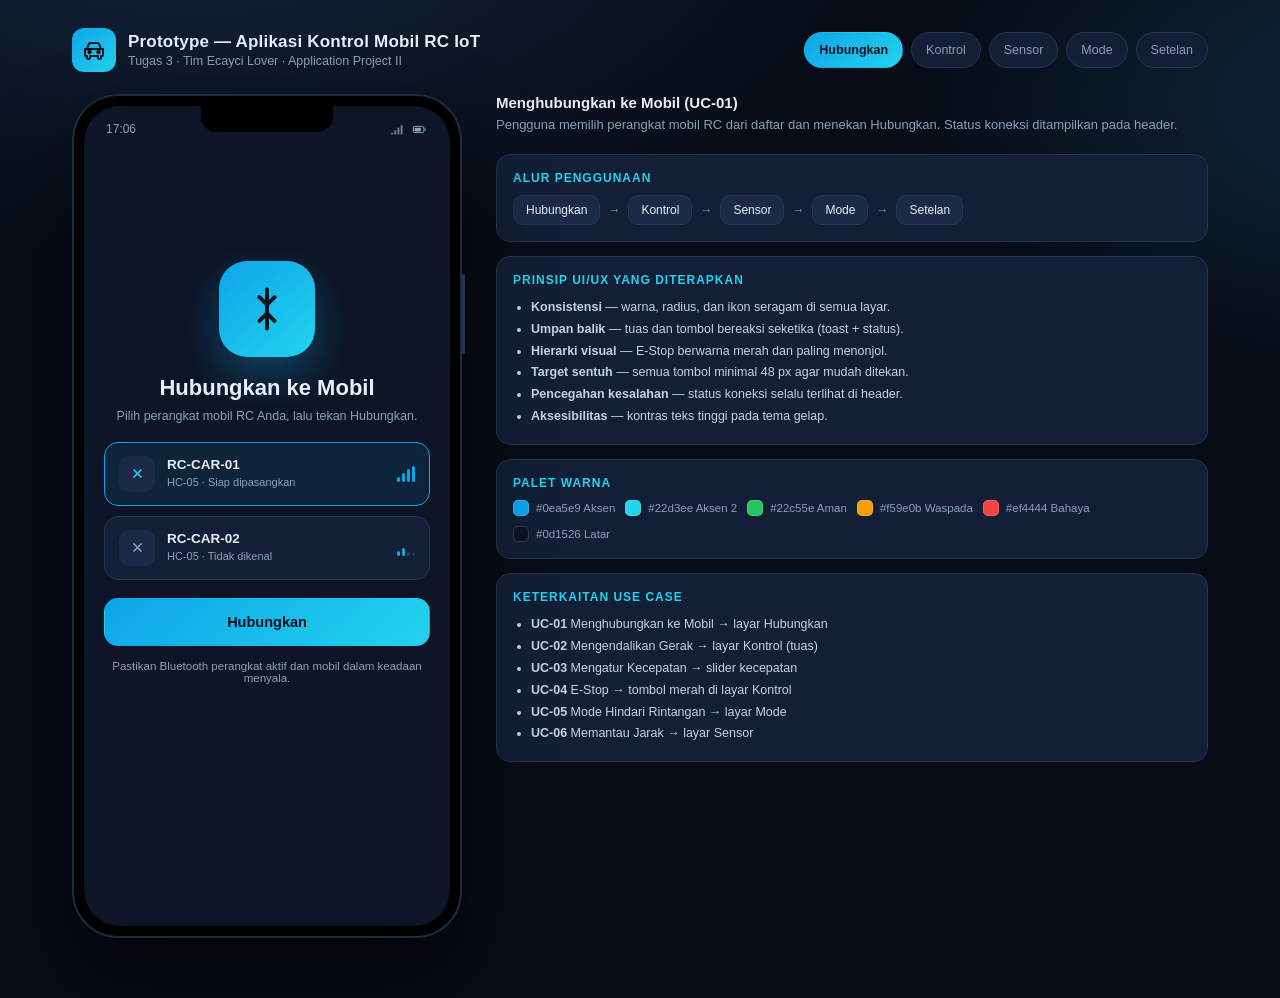
<file: docs/tugas-3-prototype/index.html>
<!DOCTYPE html>
<html lang="id">
<head>
<meta charset="utf-8">
<meta name="viewport" content="width=device-width, initial-scale=1">
<title>Prototype — Aplikasi Kontrol Mobil RC IoT</title>
<style>
  /* ===================== Design tokens ===================== */
  :root{
    --bg:#070c16;
    --panel:#0d1526;
    --surface:#131f36;
    --surface-2:#1b2b47;
    --line:#24354f;
    --accent:#0ea5e9;
    --accent-2:#22d3ee;
    --success:#22c55e;
    --warn:#f59e0b;
    --danger:#ef4444;
    --text:#e8eef7;
    --muted:#8aa0b8;
    --radius:16px;
    --tap:48px;
  }

  *{box-sizing:border-box;-webkit-tap-highlight-color:transparent}
  html,body{margin:0}
  body{
    font-family:"Segoe UI",Inter,-apple-system,Helvetica,Arial,sans-serif;
    background:
      radial-gradient(1200px 600px at 15% -10%, #14243d 0%, transparent 60%),
      radial-gradient(900px 500px at 110% 10%, #10293f 0%, transparent 55%),
      var(--bg);
    color:var(--text);
    min-height:100vh;
  }

  /* ===================== Page chrome ===================== */
  .wrap{max-width:1180px;margin:0 auto;padding:28px 22px 60px}
  .topbar{display:flex;flex-wrap:wrap;gap:14px;align-items:center;justify-content:space-between;margin-bottom:22px}
  .brand{display:flex;align-items:center;gap:12px}
  .brand .logo{
    width:44px;height:44px;border-radius:12px;display:grid;place-items:center;
    background:linear-gradient(140deg,var(--accent),var(--accent-2));color:#04121d;
  }
  .brand h1{margin:0;font-size:17px;letter-spacing:.2px}
  .brand p{margin:2px 0 0;font-size:12.5px;color:var(--muted)}
  .chips{display:flex;flex-wrap:wrap;gap:8px}
  .chip{
    border:1px solid var(--line);background:var(--surface);color:var(--muted);
    padding:8px 14px;border-radius:999px;font-size:12.5px;cursor:pointer;
    transition:.18s;min-height:36px;
  }
  .chip:hover{border-color:var(--accent);color:var(--text)}
  .chip.on{background:linear-gradient(140deg,var(--accent),var(--accent-2));border-color:transparent;color:#04121d;font-weight:700}

  .stage{display:grid;grid-template-columns:390px 1fr;gap:34px;align-items:start}
  @media (max-width:900px){ .stage{grid-template-columns:1fr;justify-items:center} }

  /* ===================== Phone frame ===================== */
  .phone{
    position:relative;width:390px;height:844px;flex:none;
    background:#000;border-radius:46px;padding:12px;
    box-shadow:0 40px 80px rgba(0,0,0,.6), 0 0 0 2px #1e2c42 inset;
  }
  .phone::after{ /* side button */
    content:"";position:absolute;right:-3px;top:180px;width:3px;height:80px;
    background:#26364f;border-radius:3px;
  }
  .screen{
    position:relative;width:100%;height:100%;border-radius:36px;overflow:hidden;
    background:var(--panel);display:flex;flex-direction:column;
  }
  .notch{
    position:absolute;top:12px;left:50%;transform:translateX(-50%);
    width:132px;height:26px;background:#000;border-radius:0 0 16px 16px;z-index:40;
  }
  .statusbar{
    height:46px;flex:none;display:flex;align-items:center;justify-content:space-between;
    padding:0 22px;font-size:12px;color:var(--muted);z-index:30;
  }
  .statusbar .right{display:flex;gap:6px;align-items:center}

  /* Persistent connection strip below the status bar. */
  .connbar{
    flex:none;display:flex;align-items:center;gap:10px;
    padding:6px 20px 10px;border-bottom:1px solid var(--line);
  }
  .connbar .small{overflow:hidden;text-overflow:ellipsis;white-space:nowrap}

  .viewport{flex:1;overflow-y:auto;overflow-x:hidden;padding:6px 20px 18px;scrollbar-width:thin}
  .viewport::-webkit-scrollbar{width:6px}
  .viewport::-webkit-scrollbar-thumb{background:#243550;border-radius:3px}

  .scr{display:none;animation:fade .22s ease}
  .scr.active{display:block}
  @keyframes fade{from{opacity:0;transform:translateY(6px)}to{opacity:1;transform:none}}

  /* ===================== Tab bar ===================== */
  .tabbar{
    flex:none;display:grid;grid-template-columns:repeat(4,1fr);
    background:rgba(10,18,32,.92);border-top:1px solid var(--line);
    padding:8px 6px 12px;backdrop-filter:blur(8px);
  }
  .tab{
    background:none;border:0;color:var(--muted);font:inherit;font-size:10.5px;
    display:flex;flex-direction:column;align-items:center;gap:4px;cursor:pointer;
    padding:6px 0;min-height:var(--tap);border-radius:10px;transition:.16s;
  }
  .tab svg{width:22px;height:22px}
  .tab:hover{color:var(--text)}
  .tab.on{color:var(--accent-2)}
  .tabbar.hidden{display:none}

  /* ===================== Common bits ===================== */
  h2.title{font-size:19px;margin:8px 0 4px;letter-spacing:.2px}
  .lead{font-size:12.5px;color:var(--muted);margin:0 0 16px;line-height:1.5}
  .card{
    background:var(--surface);border:1px solid var(--line);border-radius:var(--radius);
    padding:15px;margin-bottom:14px;
  }
  .row{display:flex;align-items:center;justify-content:space-between;gap:12px}
  .muted{color:var(--muted)}
  .small{font-size:11.5px}
  .kpi{font-size:30px;font-weight:700;letter-spacing:-.5px}
  .pill{
    display:inline-flex;align-items:center;gap:6px;font-size:11px;font-weight:700;
    padding:5px 11px;border-radius:999px;border:1px solid var(--line);color:var(--muted);
  }
  .pill.ok{background:rgba(34,197,94,.14);border-color:rgba(34,197,94,.4);color:#7ee2a2}
  .pill.off{background:rgba(138,160,184,.12);color:var(--muted)}
  .pill.warn{background:rgba(245,158,11,.14);border-color:rgba(245,158,11,.4);color:#f7c46c}
  .dot{width:7px;height:7px;border-radius:50%;background:currentColor;box-shadow:0 0 8px currentColor}

  .btn{
    width:100%;min-height:var(--tap);border-radius:14px;border:1px solid var(--line);
    background:var(--surface-2);color:var(--text);font:inherit;font-size:14.5px;font-weight:600;
    cursor:pointer;transition:.16s;
  }
  .btn:hover{border-color:var(--accent)}
  .btn.primary{background:linear-gradient(140deg,var(--accent),var(--accent-2));color:#04121d;border-color:transparent}
  .btn.primary:hover{filter:brightness(1.07)}
  .btn.danger{background:linear-gradient(140deg,#dc2626,#f87171);color:#fff;border-color:transparent}

  /* ===================== Connect screen ===================== */
  .connect{display:flex;flex-direction:column;justify-content:center;min-height:640px;text-align:center}
  .hero{
    width:96px;height:96px;margin:0 auto 18px;border-radius:28px;display:grid;place-items:center;
    background:linear-gradient(140deg,var(--accent),var(--accent-2));color:#04121d;
    box-shadow:0 18px 40px rgba(14,165,233,.32);
  }
  .hero svg{width:52px;height:52px}
  .connect h2{font-size:22px;margin:0 0 6px}
  .device{
    display:flex;align-items:center;gap:12px;text-align:left;width:100%;
    background:var(--surface);border:1px solid var(--line);border-radius:14px;
    padding:13px 14px;margin-bottom:10px;cursor:pointer;transition:.16s;min-height:var(--tap);
  }
  .device:hover{border-color:var(--accent)}
  .device.sel{border-color:var(--accent);background:rgba(14,165,233,.1)}
  .device .ic{width:36px;height:36px;border-radius:10px;display:grid;place-items:center;background:var(--surface-2);flex:none}
  .device b{font-size:13.5px;display:block}
  .device span{font-size:11px;color:var(--muted)}
  .rssi{margin-left:auto;display:flex;gap:2px;align-items:flex-end;height:16px}
  .rssi i{width:3px;background:var(--accent);border-radius:2px;display:block}

  /* ===================== Control screen ===================== */
  .hud{display:grid;grid-template-columns:1fr 1fr 1fr;gap:9px;margin-bottom:14px}
  .hud .card{margin:0;padding:10px 11px}
  .hud .lbl{font-size:10px;color:var(--muted);text-transform:uppercase;letter-spacing:.6px}
  .hud .val{font-size:16px;font-weight:700;margin-top:3px}

  .joywrap{display:grid;place-items:center;margin:6px 0 16px}
  .joypad{
    position:relative;width:236px;height:236px;border-radius:50%;
    background:radial-gradient(circle at 50% 40%,#1a2b47,#0e1830 70%);
    border:1px solid var(--line);touch-action:none;user-select:none;
    box-shadow:inset 0 0 40px rgba(0,0,0,.5);
  }
  .joypad .ring{position:absolute;inset:26px;border-radius:50%;border:1px dashed #2b3f5e}
  .joypad .cross{position:absolute;inset:0;pointer-events:none}
  .joypad .cross span{
    position:absolute;color:#41577a;font-size:11px;font-weight:700;
  }
  .knob{
    position:absolute;left:50%;top:50%;width:92px;height:92px;margin:-46px 0 0 -46px;border-radius:50%;
    background:linear-gradient(150deg,#1f3555,#16253e);border:1px solid #33507a;
    display:grid;place-items:center;font-size:12px;font-weight:700;color:#bcd4ef;
    box-shadow:0 10px 24px rgba(0,0,0,.5);transition:transform .06s linear;
  }
  .knob.active{border-color:var(--accent);box-shadow:0 0 0 4px rgba(14,165,233,.18),0 10px 24px rgba(0,0,0,.5)}

  .slider{width:100%;-webkit-appearance:none;height:8px;border-radius:99px;background:var(--surface-2);outline:none}
  .slider::-webkit-slider-thumb{
    -webkit-appearance:none;width:26px;height:26px;border-radius:50%;
    background:linear-gradient(140deg,var(--accent),var(--accent-2));cursor:pointer;
    border:3px solid #0d1526;box-shadow:0 2px 10px rgba(14,165,233,.5);
  }

  /* ===================== Sensor screen ===================== */
  .gauge{position:relative;display:grid;place-items:center;margin:6px 0 8px}
  .gauge svg{transform:rotate(-90deg)}
  .gauge .mid{position:absolute;text-align:center}
  .gauge .mid b{font-size:40px;font-weight:700;letter-spacing:-1px;display:block;line-height:1}
  .gauge .mid span{font-size:12px;color:var(--muted)}

  .bars{display:flex;align-items:flex-end;gap:5px;height:76px;margin-top:6px}
  .bars i{flex:1;background:linear-gradient(180deg,var(--accent),#0b6fa4);border-radius:4px 4px 2px 2px;min-height:4px;transition:height .3s}

  /* ===================== Mode screen ===================== */
  .switch{position:relative;width:58px;height:32px;flex:none}
  .switch input{opacity:0;width:100%;height:100%;margin:0;cursor:pointer;position:relative;z-index:2}
  .track{position:absolute;inset:0;background:#2a3d5c;border-radius:99px;transition:.2s}
  .track::after{content:"";position:absolute;top:3px;left:3px;width:26px;height:26px;border-radius:50%;background:#fff;transition:.2s}
  .switch input:checked + .track{background:linear-gradient(140deg,var(--accent),var(--accent-2))}
  .switch input:checked + .track::after{transform:translateX(26px)}

  /* ===================== Settings ===================== */
  .list{background:var(--surface);border:1px solid var(--line);border-radius:var(--radius);overflow:hidden}
  .item{display:flex;align-items:center;gap:12px;padding:14px 15px;border-bottom:1px solid var(--line);min-height:var(--tap)}
  .item:last-child{border-bottom:0}
  .item .ic{width:34px;height:34px;border-radius:10px;background:var(--surface-2);display:grid;place-items:center;flex:none}
  .item b{font-size:13.5px;font-weight:600;display:block}
  .item span{font-size:11.5px;color:var(--muted)}
  .item .end{margin-left:auto;color:var(--muted);font-size:12.5px}

  /* ===================== Toast ===================== */
  .toast{
    position:absolute;left:50%;bottom:104px;transform:translate(-50%,20px);
    background:#0b1626;border:1px solid var(--line);border-left:4px solid var(--accent);
    padding:12px 16px;border-radius:12px;font-size:12.5px;max-width:300px;
    opacity:0;pointer-events:none;transition:.24s;z-index:60;box-shadow:0 16px 40px rgba(0,0,0,.5);
  }
  .toast.show{opacity:1;transform:translate(-50%,0)}
  .toast.danger{border-left-color:var(--danger)}
  .toast.ok{border-left-color:var(--success)}

  /* ===================== Notes panel ===================== */
  .notes h3{margin:0 0 4px;font-size:15px}
  .notes .desc{font-size:13px;color:var(--muted);line-height:1.6;margin:0 0 18px}
  .notes .block{background:var(--surface);border:1px solid var(--line);border-radius:14px;padding:16px;margin-bottom:14px}
  .notes .block h4{margin:0 0 10px;font-size:12px;text-transform:uppercase;letter-spacing:1px;color:var(--accent-2)}
  .notes ul{margin:0;padding-left:18px;font-size:12.5px;line-height:1.75;color:#c3d3e6}
  .notes .flow{display:flex;flex-wrap:wrap;gap:8px;align-items:center;font-size:12px}
  .notes .flow .n{background:var(--surface-2);border:1px solid var(--line);padding:7px 12px;border-radius:10px}
  .notes .flow .a{color:var(--muted)}
  .notes .sw{display:flex;gap:10px;flex-wrap:wrap;margin-top:4px}
  .notes .sw div{display:flex;align-items:center;gap:7px;font-size:11.5px;color:var(--muted)}
  .notes .sw i{width:16px;height:16px;border-radius:5px;display:block;border:1px solid rgba(255,255,255,.15)}

  /* ===================== Embed mode (screenshots) ===================== */
  body.embed{background:#0b1220;overflow:hidden}
  body.embed .wrap{padding:0;max-width:none;margin:0}
  body.embed .topbar,body.embed .notes{display:none}
  body.embed .stage{display:block;margin:0;gap:0}
  body.embed .phone{
    position:fixed;left:0;top:0;margin:0;
    border-radius:0;box-shadow:none;padding:0;width:390px;height:844px;
  }
  body.embed .screen{border-radius:0}
  body.embed .phone::after{display:none}
  body.embed .notch{top:0}
</style>
</head>
<body>
<div class="wrap">

  <header class="topbar">
    <div class="brand">
      <div class="logo">
        <svg viewBox="0 0 24 24" width="24" height="24" fill="none" stroke="currentColor" stroke-width="2" stroke-linecap="round" stroke-linejoin="round">
          <path d="M5 11l1.6-4.4A2 2 0 0 1 8.5 5h7a2 2 0 0 1 1.9 1.6L19 11"/>
          <path d="M3 11h18v6a1 1 0 0 1-1 1h-1v1.5a1.5 1.5 0 0 1-3 0V18H8v1.5a1.5 1.5 0 0 1-3 0V18H4a1 1 0 0 1-1-1z"/>
          <circle cx="7.5" cy="14" r="1.2"/><circle cx="16.5" cy="14" r="1.2"/>
        </svg>
      </div>
      <div>
        <h1>Prototype — Aplikasi Kontrol Mobil RC IoT</h1>
        <p>Tugas 3 · Tim Ecayci Lover · Application Project II</p>
      </div>
    </div>
    <div class="chips" id="chips">
      <button class="chip" data-go="connect">Hubungkan</button>
      <button class="chip" data-go="control">Kontrol</button>
      <button class="chip" data-go="sensor">Sensor</button>
      <button class="chip" data-go="mode">Mode</button>
      <button class="chip" data-go="settings">Setelan</button>
    </div>
  </header>

  <div class="stage">
    <!-- ==================== PHONE ==================== -->
    <div class="phone">
      <div class="notch"></div>
      <div class="screen">
        <div class="statusbar">
          <span id="clock">09:41</span>
          <span class="right">
            <svg viewBox="0 0 24 24" width="15" height="15" fill="currentColor" opacity=".8"><path d="M2 17h3v3H2zm5-4h3v7H7zm5-4h3v11h-3zm5-4h3v15h-3z"/></svg>
            <svg viewBox="0 0 24 24" width="17" height="15" fill="none" stroke="currentColor" stroke-width="1.6"><rect x="2" y="7" width="17" height="10" rx="2.5"/><rect x="4" y="9" width="10" height="6" rx="1" fill="currentColor" stroke="none"/><path d="M21 10.5v3" stroke-linecap="round"/></svg>
          </span>
        </div>

        <div class="connbar">
          <span class="pill off" id="sbConn"><i class="dot"></i> Terputus</span>
          <span class="small muted" id="connName">Belum ada perangkat</span>
        </div>

        <div class="viewport" id="viewport">

          <!-- ---------- SCREEN: CONNECT ---------- -->
          <section class="scr" data-screen="connect">
            <div class="connect">
              <div class="hero">
                <svg viewBox="0 0 24 24" fill="none" stroke="currentColor" stroke-width="1.8" stroke-linecap="round" stroke-linejoin="round">
                  <path d="M12 3v18M8.5 6.5l3.5 3.5 3.5-3.5M8.5 17.5L12 14l3.5 3.5"/>
                </svg>
              </div>
              <h2>Hubungkan ke Mobil</h2>
              <p class="lead">Pilih perangkat mobil RC Anda, lalu tekan Hubungkan.</p>

              <div class="device sel" data-device="RC-CAR-01">
                <div class="ic">
                  <svg viewBox="0 0 24 24" width="19" height="19" fill="none" stroke="#22d3ee" stroke-width="2"><path d="M7 7l10 10M17 7L7 17"/></svg>
                </div>
                <div><b>RC-CAR-01</b><span>HC-05 · Siap dipasangkan</span></div>
                <div class="rssi"><i style="height:5px"></i><i style="height:9px"></i><i style="height:13px"></i><i style="height:16px"></i></div>
              </div>

              <div class="device" data-device="RC-CAR-02">
                <div class="ic">
                  <svg viewBox="0 0 24 24" width="19" height="19" fill="none" stroke="#8aa0b8" stroke-width="2"><path d="M7 7l10 10M17 7L7 17"/></svg>
                </div>
                <div><b>RC-CAR-02</b><span>HC-05 · Tidak dikenal</span></div>
                <div class="rssi"><i style="height:5px"></i><i style="height:8px"></i><i style="height:4px;opacity:.25"></i><i style="height:4px;opacity:.25"></i></div>
              </div>

              <div style="height:8px"></div>
              <button class="btn primary" id="btnConnect">Hubungkan</button>
              <p class="small muted" style="margin-top:14px">Pastikan Bluetooth perangkat aktif dan mobil dalam keadaan menyala.</p>
            </div>
          </section>

          <!-- ---------- SCREEN: CONTROL ---------- -->
          <section class="scr" data-screen="control">
            <h2 class="title">Kontrol</h2>
            <p class="lead">Geser tuas untuk mengarahkan mobil, atur kecepatan, dan gunakan E-Stop bila perlu.</p>

            <div class="hud">
              <div class="card"><div class="lbl">Kecepatan</div><div class="val"><span id="hudSpeed">70</span>%</div></div>
              <div class="card"><div class="lbl">Jarak</div><div class="val"><span id="hudDist">--</span> cm</div></div>
              <div class="card"><div class="lbl">Mode</div><div class="val" id="hudMode" style="font-size:13px">Manual</div></div>
            </div>

            <div class="joywrap">
              <div class="joypad" id="joypad">
                <div class="ring"></div>
                <div class="cross">
                  <span style="top:8px;left:50%;transform:translateX(-50%)">MAJU</span>
                  <span style="bottom:8px;left:50%;transform:translateX(-50%)">MUNDUR</span>
                  <span style="left:10px;top:50%;transform:translateY(-50%)">KIRI</span>
                  <span style="right:10px;top:50%;transform:translateY(-50%)">KANAN</span>
                </div>
                <div class="knob" id="knob">DIAM</div>
              </div>
            </div>

            <div class="card">
              <div class="row" style="margin-bottom:10px">
                <span class="small muted">Kecepatan motor</span>
                <b class="small" id="speedVal">180 / 255</b>
              </div>
              <input class="slider" type="range" min="0" max="255" value="180" id="speed">
            </div>

            <button class="btn danger" id="estop" style="min-height:58px;font-size:15.5px">
              ⛔ &nbsp;E-STOP — Hentikan Semua Motor
            </button>
            <p class="small muted" style="text-align:center;margin:10px 0 0">Perintah terakhir: <b id="lastCmd">—</b></p>
          </section>

          <!-- ---------- SCREEN: SENSOR ---------- -->
          <section class="scr" data-screen="sensor">
            <h2 class="title">Sensor Ultrasonik</h2>
            <p class="lead">Pembacaan jarak objek di depan mobil secara langsung.</p>

            <div class="gauge">
              <svg width="230" height="230" viewBox="0 0 230 230">
                <circle cx="115" cy="115" r="98" fill="none" stroke="#1b2b47" stroke-width="16"/>
                <circle id="gaugeArc" cx="115" cy="115" r="98" fill="none" stroke="#22d3ee"
                        stroke-width="16" stroke-linecap="round"
                        stroke-dasharray="616" stroke-dashoffset="300"/>
              </svg>
              <div class="mid">
                <b id="distBig">--</b>
                <span>sentimeter</span>
              </div>
            </div>

            <div class="row" style="justify-content:center;margin-bottom:14px">
              <span class="pill ok" id="distPill"><i class="dot"></i> Aman</span>
            </div>

            <div class="card">
              <div class="row" style="margin-bottom:4px">
                <span class="small muted">Riwayat 10 pembacaan</span>
                <span class="small muted">ambang 20 cm</span>
              </div>
              <div class="bars" id="bars"></div>
            </div>

            <div class="list">
              <div class="item"><div class="ic">📡</div><div><b>Sensor HC-SR04</b><span>Status: aktif</span></div><span class="end">Trig / Echo</span></div>
              <div class="item"><div class="ic">🔁</div><div><b>Frekuensi pembacaan</b><span>Interval pembaruan</span></div><span class="end">10 Hz</span></div>
            </div>
          </section>

          <!-- ---------- SCREEN: MODE ---------- -->
          <section class="scr" data-screen="mode">
            <h2 class="title">Mode Berkendara</h2>
            <p class="lead">Aktifkan bantuan otomatis agar mobil menghindari rintangan sendiri.</p>

            <div class="card">
              <div class="row">
                <div style="padding-right:12px">
                  <b style="font-size:14.5px">Mode Hindari Rintangan</b>
                  <p class="small muted" style="margin:5px 0 0;line-height:1.5">Mobil berhenti otomatis saat jarak &lt; ambang batas.</p>
                </div>
                <label class="switch"><input type="checkbox" id="avoid"><span class="track"></span></label>
              </div>
            </div>

            <div class="card">
              <div class="row" style="margin-bottom:10px">
                <span class="small muted">Ambang batas jarak</span>
                <b class="small"><span id="thVal">20</span> cm</b>
              </div>
              <input class="slider" type="range" min="5" max="100" value="20" id="threshold">
              <p class="small muted" style="margin:10px 0 0">Mobil akan berhenti bila jarak kurang dari nilai ini.</p>
            </div>

            <div class="card" style="border-left:3px solid var(--accent)">
              <b class="small">Status saat ini</b>
              <p class="small muted" style="margin:6px 0 0" id="modeStatus">Mode manual — kontrol penuh oleh pengguna.</p>
            </div>
          </section>

          <!-- ---------- SCREEN: SETTINGS ---------- -->
          <section class="scr" data-screen="settings">
            <h2 class="title">Setelan</h2>
            <p class="lead">Konfigurasi aplikasi dan informasi koneksi.</p>

            <div class="list" style="margin-bottom:14px">
              <div class="item">
                <div class="ic">🔗</div>
                <div><b>Perangkat terhubung</b><span id="setDevice">Belum terhubung</span></div>
                <span class="end" id="setConn">—</span>
              </div>
              <div class="item">
                <div class="ic">📶</div>
                <div><b>Bluetooth HC-05</b><span>Baud rate 9600</span></div>
                <span class="end">SPP</span>
              </div>
              <div class="item">
                <div class="ic">⚡</div>
                <div><b>Kecepatan default</b><span>Saat mobil baru dinyalakan</span></div>
                <span class="end">180</span>
              </div>
            </div>

            <div class="list" style="margin-bottom:14px">
              <div class="item"><div class="ic">🌗</div><div><b>Tema gelap</b><span>Tampilan cockpit</span></div><span class="end">Aktif</span></div>
              <div class="item"><div class="ic">📳</div><div><b>Getaran umpan balik</b><span>Saat tombol ditekan</span></div><span class="end">Aktif</span></div>
              <div class="item"><div class="ic">🔋</div><div><b>Hemat daya</b><span>Kurangi frekuensi sensor</span></div><span class="end">Nonaktif</span></div>
            </div>

            <button class="btn" id="btnDisconnect">Putuskan Koneksi</button>
            <p class="small muted" style="text-align:center;margin:14px 0 0">Aplikasi Kontrol RC IoT · v1.0</p>
          </section>

        </div><!-- /viewport -->

        <nav class="tabbar hidden" id="tabbar">
          <button class="tab" data-go="control">
            <svg viewBox="0 0 24 24" fill="none" stroke="currentColor" stroke-width="1.9" stroke-linecap="round" stroke-linejoin="round"><circle cx="12" cy="12" r="9"/><path d="M12 7v5l3 2"/></svg>
            Kontrol
          </button>
          <button class="tab" data-go="sensor">
            <svg viewBox="0 0 24 24" fill="none" stroke="currentColor" stroke-width="1.9" stroke-linecap="round"><path d="M12 12l6-6"/><circle cx="12" cy="12" r="2.2"/><path d="M6.5 17.5a7.8 7.8 0 0 1 0-11M17.5 6.5a7.8 7.8 0 0 1 0 11"/></svg>
            Sensor
          </button>
          <button class="tab" data-go="mode">
            <svg viewBox="0 0 24 24" fill="none" stroke="currentColor" stroke-width="1.9" stroke-linecap="round" stroke-linejoin="round"><path d="M12 3l8 4v5c0 4.4-3.1 8.3-8 9-4.9-.7-8-4.6-8-9V7z"/><path d="M9.5 12l1.8 1.8L15 10"/></svg>
            Mode
          </button>
          <button class="tab" data-go="settings">
            <svg viewBox="0 0 24 24" fill="none" stroke="currentColor" stroke-width="1.9" stroke-linecap="round"><circle cx="12" cy="12" r="3"/><path d="M19.4 15a1.7 1.7 0 0 0 .3 1.9l.1.1a2 2 0 1 1-2.8 2.8l-.1-.1a1.7 1.7 0 0 0-2.9 1.2 2 2 0 1 1-4 0 1.7 1.7 0 0 0-2.9-1.2l-.1.1a2 2 0 1 1-2.8-2.8l.1-.1A1.7 1.7 0 0 0 3 15a2 2 0 1 1 0-4 1.7 1.7 0 0 0 1.5-2.9l-.1-.1a2 2 0 1 1 2.8-2.8l.1.1A1.7 1.7 0 0 0 10 3a2 2 0 1 1 4 0 1.7 1.7 0 0 0 2.9 1.5l.1-.1a2 2 0 1 1 2.8 2.8l-.1.1A1.7 1.7 0 0 0 21 11a2 2 0 1 1 0 4z"/></svg>
            Setelan
          </button>
        </nav>

        <div class="toast" id="toast"></div>
      </div>
    </div>

    <!-- ==================== NOTES ==================== -->
    <aside class="notes">
      <h3 id="noteTitle">Alur Prototype</h3>
      <p class="desc" id="noteDesc">Prototype interaktif aplikasi kontrol mobil RC. Klik tombol di layar atau chip di atas untuk berpindah layar.</p>

      <div class="block">
        <h4>Alur Penggunaan</h4>
        <div class="flow">
          <span class="n">Hubungkan</span><span class="a">→</span>
          <span class="n">Kontrol</span><span class="a">→</span>
          <span class="n">Sensor</span><span class="a">→</span>
          <span class="n">Mode</span><span class="a">→</span>
          <span class="n">Setelan</span>
        </div>
      </div>

      <div class="block">
        <h4>Prinsip UI/UX yang Diterapkan</h4>
        <ul>
          <li><b>Konsistensi</b> — warna, radius, dan ikon seragam di semua layar.</li>
          <li><b>Umpan balik</b> — tuas dan tombol bereaksi seketika (toast + status).</li>
          <li><b>Hierarki visual</b> — E-Stop berwarna merah dan paling menonjol.</li>
          <li><b>Target sentuh</b> — semua tombol minimal 48 px agar mudah ditekan.</li>
          <li><b>Pencegahan kesalahan</b> — status koneksi selalu terlihat di header.</li>
          <li><b>Aksesibilitas</b> — kontras teks tinggi pada tema gelap.</li>
        </ul>
      </div>

      <div class="block">
        <h4>Palet Warna</h4>
        <div class="sw">
          <div><i style="background:#0ea5e9"></i> #0ea5e9 Aksen</div>
          <div><i style="background:#22d3ee"></i> #22d3ee Aksen 2</div>
          <div><i style="background:#22c55e"></i> #22c55e Aman</div>
          <div><i style="background:#f59e0b"></i> #f59e0b Waspada</div>
          <div><i style="background:#ef4444"></i> #ef4444 Bahaya</div>
          <div><i style="background:#0d1526"></i> #0d1526 Latar</div>
        </div>
      </div>

      <div class="block">
        <h4>Keterkaitan Use Case</h4>
        <ul>
          <li><b>UC-01</b> Menghubungkan ke Mobil → layar Hubungkan</li>
          <li><b>UC-02</b> Mengendalikan Gerak → layar Kontrol (tuas)</li>
          <li><b>UC-03</b> Mengatur Kecepatan → slider kecepatan</li>
          <li><b>UC-04</b> E-Stop → tombol merah di layar Kontrol</li>
          <li><b>UC-05</b> Mode Hindari Rintangan → layar Mode</li>
          <li><b>UC-06</b> Memantau Jarak → layar Sensor</li>
        </ul>
      </div>
    </aside>
  </div>
</div>

<script>
(function(){
  "use strict";

  var params   = new URLSearchParams(location.search);
  var EMBED    = params.get("embed") === "1";
  var state = {
    connected: false,
    screen: "connect",
    speed: 180,
    distance: 42,
    history: [],
    avoid: false,
    threshold: 20,
    device: "RC-CAR-01"
  };

  var $  = function(s){ return document.querySelector(s); };
  var $$ = function(s){ return Array.prototype.slice.call(document.querySelectorAll(s)); };

  if (EMBED) document.body.classList.add("embed");

  /* ---------------- clock ---------------- */
  function tick(){
    var d = new Date();
    var hh = String(d.getHours()).padStart(2,"0");
    var mm = String(d.getMinutes()).padStart(2,"0");
    $("#clock").textContent = hh + ":" + mm;
  }
  tick(); setInterval(tick, 20000);

  /* ---------------- toast ---------------- */
  var toastTimer = null;
  function toast(msg, kind){
    var t = $("#toast");
    t.textContent = msg;
    t.className = "toast show" + (kind ? " " + kind : "");
    clearTimeout(toastTimer);
    toastTimer = setTimeout(function(){ t.className = "toast"; }, 1900);
  }

  /* ---------------- navigation ---------------- */
  var NOTES = {
    connect:  ["Menghubungkan ke Mobil (UC-01)",
               "Pengguna memilih perangkat mobil RC dari daftar dan menekan Hubungkan. Status koneksi ditampilkan pada header."],
    control:  ["Mengendalikan Gerak Mobil (UC-02, UC-03, UC-04)",
               "Layar utama: tuas arah untuk gerak, slider untuk kecepatan, dan tombol E-Stop merah untuk berhenti darurat."],
    sensor:   ["Memantau Jarak Ultrasonik (UC-06)",
               "Menampilkan jarak objek di depan mobil secara langsung beserta status aman/waspada/bahaya."],
    mode:     ["Mode Hindari Rintangan (UC-05)",
               "Mengaktifkan bantuan otomatis dan mengatur ambang batas jarak pemicu berhenti."],
    settings: ["Setelan",
               "Informasi koneksi, preferensi aplikasi, dan tombol untuk memutuskan koneksi."]
  };

  function go(name, silent){
    if (name !== "connect" && !state.connected){
      if (!silent) toast("Hubungkan ke mobil terlebih dahulu.", "danger");
      name = "connect";
    }
    state.screen = name;

    $$(".scr").forEach(function(s){
      s.classList.toggle("active", s.dataset.screen === name);
    });
    $$(".tab").forEach(function(t){
      t.classList.toggle("on", t.dataset.go === name);
    });
    $$("#chips .chip").forEach(function(c){
      c.classList.toggle("on", c.dataset.go === name);
    });
    $("#tabbar").classList.toggle("hidden", name === "connect");
    $(".connbar").style.display = (name === "connect") ? "none" : "flex";
    $("#viewport").scrollTop = 0;

    var n = NOTES[name];
    if (n){ $("#noteTitle").textContent = n[0]; $("#noteDesc").textContent = n[1]; }
  }

  document.addEventListener("click", function(e){
    var el = e.target.closest("[data-go]");
    if (el){ go(el.dataset.go); }
  });

  /* ---------------- device selection ---------------- */
  $$(".device").forEach(function(d){
    d.addEventListener("click", function(){
      $$(".device").forEach(function(x){ x.classList.remove("sel"); });
      d.classList.add("sel");
      state.device = d.dataset.device;
    });
  });

  /* ---------------- connect / disconnect ---------------- */
  function setConnected(on){
    state.connected = on;
    var pill = $("#sbConn");
    pill.className = "pill " + (on ? "ok" : "off");
    pill.innerHTML = '<i class="dot"></i> ' + (on ? "Terhubung" : "Terputus");
    $("#setDevice").textContent = on ? state.device + " (HC-05)" : "Belum terhubung";
    $("#setConn").textContent = on ? "Aktif" : "—";
    $("#connName").textContent = on ? state.device + " · HC-05" : "Belum ada perangkat";
    if (on){
      $("#hudDist").textContent = state.distance;
      startTelemetry();
    } else {
      stopTelemetry();
      $("#hudDist").textContent = "--";
    }
  }

  $("#btnConnect").addEventListener("click", function(){
    toast("Menghubungkan ke " + state.device + "…");
    setTimeout(function(){
      setConnected(true);
      toast("Terhubung ke " + state.device, "ok");
      go("control", true);
    }, 750);
  });

  $("#btnDisconnect").addEventListener("click", function(){
    setConnected(false);
    toast("Koneksi diputuskan.");
    go("connect", true);
  });

  /* ---------------- joystick ---------------- */
  var pad = $("#joypad"), knob = $("#knob"), dragging = false;

  function setKnob(dx, dy, label){
    knob.style.transform = "translate(" + dx + "px," + dy + "px)";
    knob.textContent = label;
    knob.classList.toggle("active", label !== "DIAM");
  }

  function move(ev){
    var r = pad.getBoundingClientRect();
    var cx = r.left + r.width/2, cy = r.top + r.height/2;
    var dx = ev.clientX - cx, dy = ev.clientY - cy;
    var max = r.width/2 - 46;
    var dist = Math.hypot(dx, dy);
    if (dist > max){ dx = dx/dist*max; dy = dy/dist*max; }

    var dead = 14, label = "DIAM";
    if (Math.hypot(dx,dy) > dead){
      var ang = Math.atan2(dy, dx) * 180/Math.PI;  // -180..180, 0 = kanan
      if (ang >= -45 && ang < 45)       label = "KANAN";
      else if (ang >= 45 && ang < 135)  label = "MUNDUR";
      else if (ang >= -135 && ang < -45)label = "MAJU";
      else                              label = "KIRI";
    }
    setKnob(dx, dy, label);
    if (label !== "DIAM"){ $("#lastCmd").textContent = label; }
  }

  pad.addEventListener("pointerdown", function(ev){
    dragging = true;
    pad.setPointerCapture(ev.pointerId);
    move(ev);
  });
  pad.addEventListener("pointermove", function(ev){ if (dragging) move(ev); });
  function release(){
    if (!dragging) return;
    dragging = false;
    setKnob(0, 0, "DIAM");
    $("#lastCmd").textContent = "DIAM";
  }
  pad.addEventListener("pointerup", release);
  pad.addEventListener("pointercancel", release);

  /* ---------------- speed ---------------- */
  $("#speed").addEventListener("input", function(){
    state.speed = +this.value;
    $("#speedVal").textContent = state.speed + " / 255";
    $("#hudSpeed").textContent = Math.round(state.speed/255*100);
  });

  /* ---------------- E-Stop ---------------- */
  $("#estop").addEventListener("click", function(){
    setKnob(0,0,"DIAM");
    $("#lastCmd").textContent = "E-STOP";
    toast("E-STOP dikirim — semua motor berhenti.", "danger");
  });

  /* ---------------- avoid mode ---------------- */
  $("#avoid").addEventListener("change", function(){
    state.avoid = this.checked;
    $("#hudMode").textContent = state.avoid ? "Hindari" : "Manual";
    $("#modeStatus").textContent = state.avoid
      ? "Mode hindari rintangan AKTIF — mobil berhenti otomatis bila jarak < " + state.threshold + " cm."
      : "Mode manual — kontrol penuh oleh pengguna.";
    toast(state.avoid ? "Mode hindari rintangan diaktifkan." : "Mode hindari rintangan dimatikan.",
          state.avoid ? "ok" : "");
  });

  $("#threshold").addEventListener("input", function(){
    state.threshold = +this.value;
    $("#thVal").textContent = state.threshold;
    if (state.avoid) $("#modeStatus").textContent =
      "Mode hindari rintangan AKTIF — mobil berhenti otomatis bila jarak < " + state.threshold + " cm.";
  });

  /* ---------------- telemetry ---------------- */
  var telTimer = null;

  function renderBars(){
    var wrap = $("#bars");
    if (!wrap.children.length){
      for (var i=0;i<10;i++) wrap.appendChild(document.createElement("i"));
    }
    var max = Math.max.apply(null, state.history.concat([1]));
    Array.prototype.forEach.call(wrap.children, function(bar, i){
      var v = state.history[i];
      if (v == null){ bar.style.height = "4px"; bar.style.opacity = ".25"; return; }
      bar.style.opacity = "1";
      bar.style.height = Math.max(6, v/max*70) + "px";
      bar.style.background = v < state.threshold
        ? "linear-gradient(180deg,#f87171,#b91c1c)"
        : "linear-gradient(180deg,#22d3ee,#0b6fa4)";
    });
  }

  function updateDistance(){
    // Simulated sensor sweep (firmware reports real values over Bluetooth).
    var base = 30 + Math.random()*55;
    if (state.avoid && Math.random() < .18) base = 6 + Math.random()*16; // occasional obstacle
    state.distance = Math.round(base);

    $("#distBig").textContent = state.distance;
    $("#hudDist").textContent = state.distance;

    var frac = Math.min(state.distance, 150) / 150;
    $("#gaugeArc").setAttribute("stroke-dashoffset", String(616 * (1 - frac)));

    var pill = $("#distPill");
    if (state.distance < state.threshold){
      pill.className = "pill" ; pill.style.cssText = "background:rgba(239,68,68,.14);border-color:rgba(239,68,68,.45);color:#fca5a5";
      pill.innerHTML = '<i class="dot"></i> Bahaya';
      if (state.avoid) toast("Rintangan terdeteksi — mobil berhenti.", "danger");
    } else if (state.distance < state.threshold * 2){
      pill.style.cssText = "background:rgba(245,158,11,.14);border-color:rgba(245,158,11,.45);color:#f7c46c";
      pill.innerHTML = '<i class="dot"></i> Waspada';
    } else {
      pill.style.cssText = "";
      pill.className = "pill ok";
      pill.innerHTML = '<i class="dot"></i> Aman';
    }

    state.history.push(state.distance);
    if (state.history.length > 10) state.history.shift();
    renderBars();
  }

  // Seed a plausible recent history so the chart is populated on first view.
  function seedHistory(){
    state.history = [];
    for (var i=0;i<10;i++) state.history.push(Math.round(28 + Math.random()*52));
    state.history[state.history.length-1] = state.distance;
    renderBars();
  }

  function startTelemetry(){
    if (telTimer) return;
    updateDistance();
    seedHistory();
    telTimer = setInterval(updateDistance, 1200);
  }
  function stopTelemetry(){
    clearInterval(telTimer); telTimer = null;
    state.history = [];
    renderBars();
  }

  /* ---------------- boot ---------------- */
  state.distance = 52;
  $("#distBig").textContent = state.distance;
  $("#hudDist").textContent = state.distance;
  $("#gaugeArc").setAttribute("stroke-dashoffset", String(616 * (1 - Math.min(state.distance,150)/150)));
  seedHistory();
  var start = params.get("screen");
  if (start && NOTES[start]){ if (start !== "connect") setConnected(true); go(start, true); }
  else { go("connect", true); }
})();
</script>
</body>
</html>
</file>
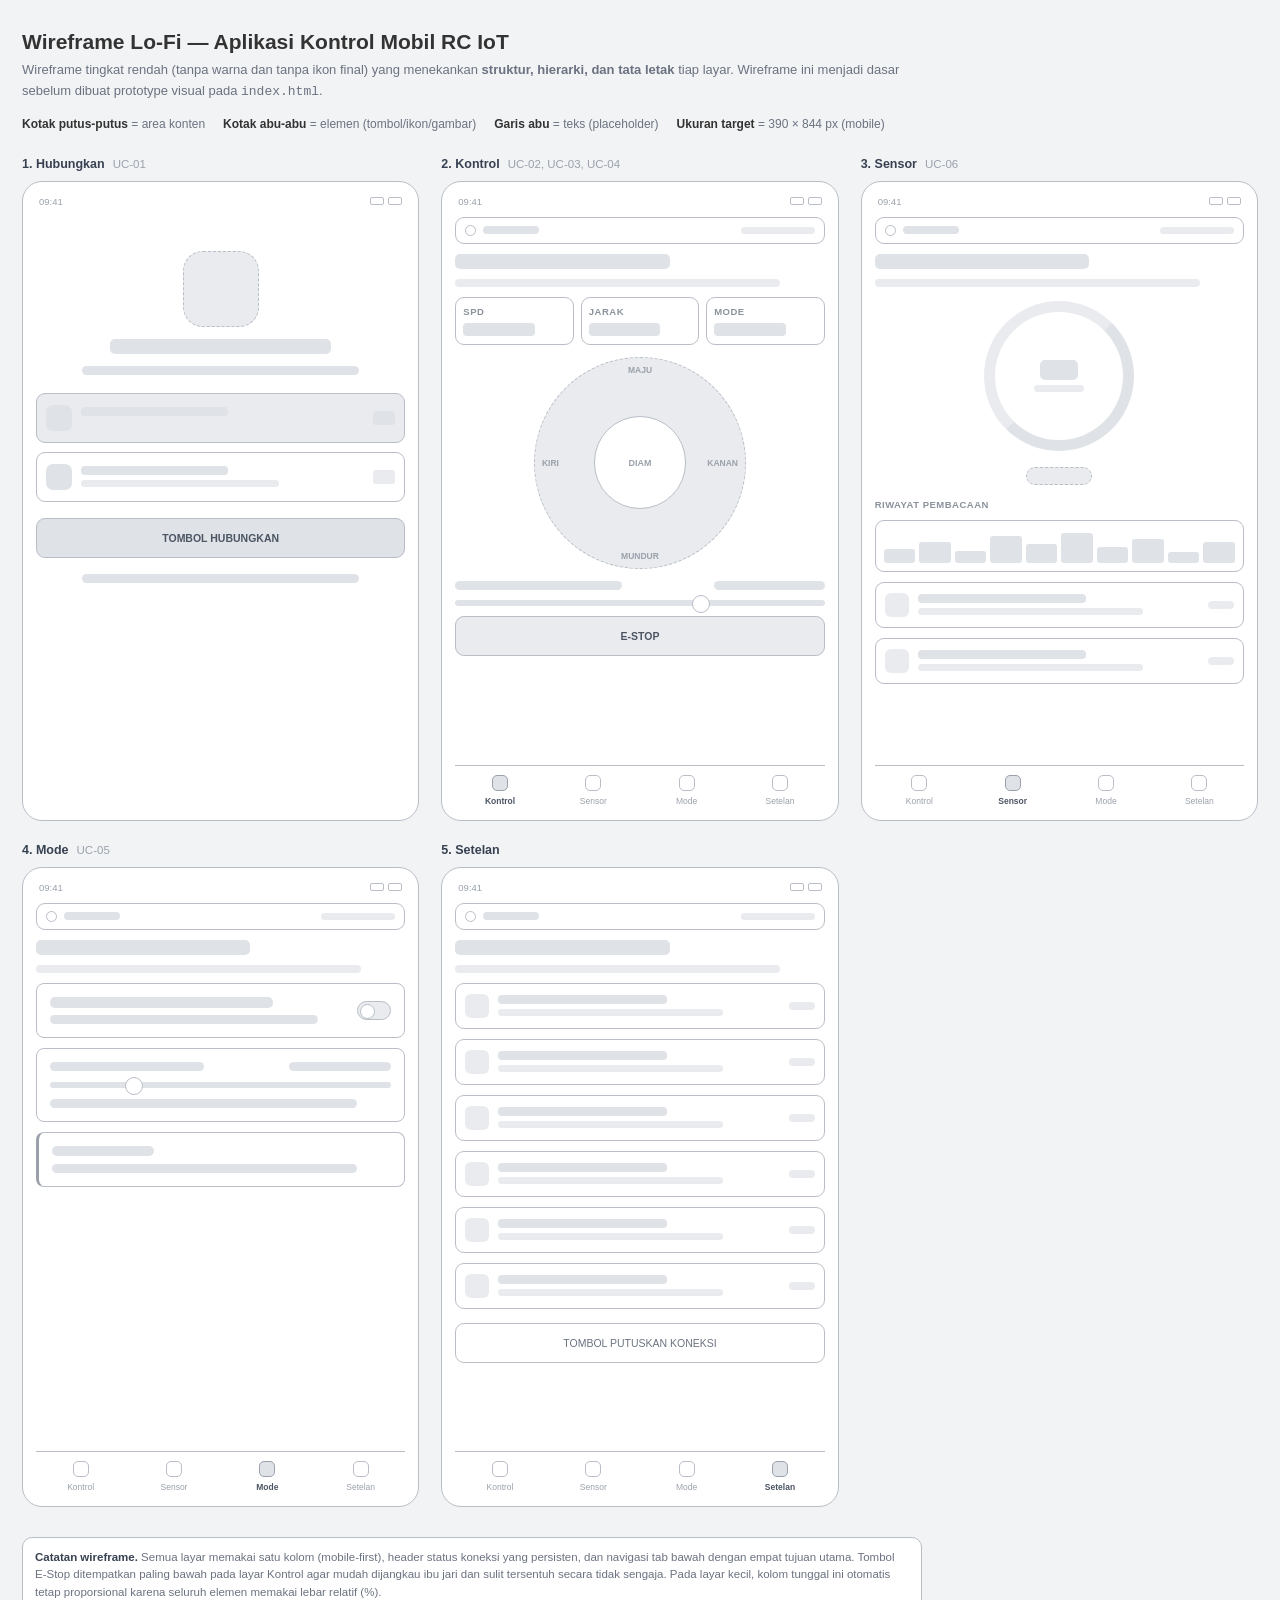
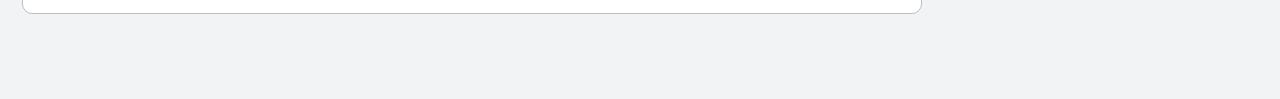
<file: docs/tugas-3-prototype/wireframe.html>
<!DOCTYPE html>
<html lang="id">
<head>
<meta charset="utf-8">
<meta name="viewport" content="width=device-width, initial-scale=1">
<title>Wireframe — Aplikasi Kontrol Mobil RC IoT</title>
<style>
  /* Low-fidelity wireframe sheet: greyscale, structure only, no branding.
     Deliberately unstyled so reviewers judge layout, not visuals. */
  :root{
    --ink:#333;
    --line:#b9bec6;
    --fill:#e9ebee;
    --fill-2:#dfe2e6;
    --paper:#ffffff;
    --bg:#f2f3f5;
  }
  *{box-sizing:border-box}
  html,body{margin:0}
  body{
    font-family:"Segoe UI",Inter,Helvetica,Arial,sans-serif;
    background:var(--bg);color:var(--ink);padding:30px 22px 60px;
  }
  .sheet-head{max-width:1560px;margin:0 auto 26px}
  .sheet-head h1{margin:0 0 6px;font-size:21px}
  .sheet-head p{margin:0;font-size:13px;color:#6b7280;max-width:900px;line-height:1.6}
  .legend{display:flex;flex-wrap:wrap;gap:18px;margin-top:14px;font-size:12px;color:#6b7280}
  .legend b{color:var(--ink)}

  .grid{
    max-width:1560px;margin:0 auto;display:grid;
    grid-template-columns:repeat(5,1fr);gap:22px;
  }
  @media (max-width:1500px){ .grid{grid-template-columns:repeat(3,1fr)} }
  @media (max-width:980px){ .grid{grid-template-columns:repeat(2,1fr)} }
  @media (max-width:620px){ .grid{grid-template-columns:1fr} }

  .frame{display:flex;flex-direction:column;gap:10px}
  .frame > .cap{
    display:flex;align-items:baseline;gap:8px;font-size:12.5px;font-weight:700;color:#374151;
  }
  .frame > .cap span{font-weight:500;color:#9aa1ab;font-size:11.5px}

  .wf{
    background:var(--paper);border:1px solid var(--line);border-radius:20px;
    height:640px;padding:14px 13px;display:flex;flex-direction:column;gap:10px;
    position:relative;overflow:hidden;
  }
  /* status bar */
  .wf .sb{display:flex;justify-content:space-between;align-items:center;font-size:9.5px;color:#9aa1ab;padding:0 3px}
  .wf .sb .g{display:flex;gap:4px}
  .wf .sb i{display:block;width:14px;height:8px;border:1px solid var(--line);border-radius:2px}

  /* generic blocks */
  .box{background:var(--fill);border:1px dashed var(--line);border-radius:8px}
  .line{height:9px;border-radius:5px;background:var(--fill-2)}
  .line.w90{width:90%} .line.w75{width:75%} .line.w60{width:60%}
  .line.w45{width:45%} .line.w30{width:30%}
  .lbl{font-size:9.5px;color:#8b929c;text-transform:uppercase;letter-spacing:.5px;font-weight:700}

  /* top strip */
  .strip{display:flex;align-items:center;gap:7px;padding:7px 9px;border:1px solid var(--line);border-radius:9px}
  .dotm{width:11px;height:11px;border-radius:50%;border:1.5px solid var(--line);flex:none}
  .strip .t{height:8px;border-radius:4px;background:var(--fill-2);width:56px}
  .strip .s{height:7px;border-radius:4px;background:var(--fill);width:74px;margin-left:auto}

  .h{height:15px;width:58%;border-radius:5px;background:var(--fill-2)}
  .sub{height:8px;width:88%;border-radius:4px;background:var(--fill)}

  .kpis{display:grid;grid-template-columns:repeat(3,1fr);gap:7px}
  .kpis .k{border:1px solid var(--line);border-radius:9px;padding:8px 7px;display:flex;flex-direction:column;gap:6px}
  .kpis .k .v{height:13px;width:70%;border-radius:4px;background:var(--fill-2)}

  .pad{
    width:100%;aspect-ratio:1;max-width:212px;margin:2px auto 0;border-radius:50%;
    border:1px dashed var(--line);background:var(--fill);display:grid;place-items:center;position:relative;
  }
  .pad .in{width:44%;aspect-ratio:1;border-radius:50%;border:1px solid var(--line);background:#fff;display:grid;place-items:center;font-size:9px;color:#9aa1ab;font-weight:700}
  .pad .d{position:absolute;font-size:8.5px;color:#9aa1ab;font-weight:700}
  .pad .d.t{top:7px} .pad .d.b{bottom:7px} .pad .d.l{left:7px} .pad .d.r{right:7px}

  .slider{height:6px;border-radius:99px;background:var(--fill-2);position:relative}
  .slider::after{content:"";position:absolute;top:-5px;left:64%;width:16px;height:16px;border-radius:50%;background:#fff;border:1px solid var(--line)}
  .slider.alt::after{left:22%}

  .btnbox{border:1px solid var(--line);border-radius:9px;padding:13px;text-align:center;font-size:10.5px;color:#6b7280;background:#fff}
  .btnbox.solid{background:var(--fill-2);border-style:solid;color:#4b5563;font-weight:700}

  .rowb{display:flex;align-items:center;gap:9px;padding:10px 9px;border:1px solid var(--line);border-radius:9px}
  .rowb .ic{width:24px;height:24px;border-radius:6px;background:var(--fill);flex:none}
  .rowb .tx{display:flex;flex-direction:column;gap:5px;flex:1}
  .rowb .tx .a{height:9px;width:60%;border-radius:4px;background:var(--fill-2)}
  .rowb .tx .b{height:7px;width:80%;border-radius:4px;background:var(--fill)}
  .rowb .end{width:26px;height:8px;border-radius:4px;background:var(--fill)}

  .dev{display:flex;align-items:center;gap:9px;padding:11px 9px;border:1px solid var(--line);border-radius:9px}
  .dev.on{border-style:solid;border-width:1.5px;background:var(--fill)}
  .dev .ic{width:26px;height:26px;border-radius:7px;background:var(--fill-2);flex:none}
  .dev .tx{display:flex;flex-direction:column;gap:5px;flex:1}
  .dev .tx .a{height:9px;width:52%;border-radius:4px;background:var(--fill-2)}
  .dev .tx .b{height:7px;width:70%;border-radius:4px;background:var(--fill)}

  .sw{width:34px;height:19px;border-radius:99px;border:1px solid var(--line);background:var(--fill);position:relative;flex:none}
  .sw::after{content:"";position:absolute;top:2px;left:2px;width:13px;height:13px;border-radius:50%;background:#fff;border:1px solid var(--line)}

  .gauge{
    width:150px;height:150px;margin:4px auto;border-radius:50%;
    border:11px solid var(--fill);border-right-color:var(--fill-2);border-bottom-color:var(--fill-2);
    display:grid;place-items:center;position:relative;
  }
  .gauge .mid{display:flex;flex-direction:column;align-items:center;gap:5px}
  .gauge .mid .v{height:20px;width:38px;border-radius:5px;background:var(--fill-2)}
  .gauge .mid .u{height:7px;width:50px;border-radius:4px;background:var(--fill)}

  .bars{display:flex;align-items:flex-end;gap:4px;height:52px;padding:8px;border:1px solid var(--line);border-radius:9px}
  .bars i{flex:1;background:var(--fill-2);border-radius:3px}

  .tabbar{margin-top:auto;display:grid;grid-template-columns:repeat(4,1fr);gap:4px;border-top:1px solid var(--line);padding-top:9px}
  .tabbar .t{display:flex;flex-direction:column;align-items:center;gap:5px;font-size:8.5px;color:#9aa1ab}
  .tabbar .t i{width:16px;height:16px;border-radius:5px;border:1px solid var(--line);display:block}
  .tabbar .t.on{color:#4b5563;font-weight:700}
  .tabbar .t.on i{background:var(--fill-2);border-color:#9aa1ab}

  .note{font-size:11.5px;color:#6b7280;line-height:1.55;background:#fff;border:1px solid var(--line);border-radius:10px;padding:11px 12px}
  .note b{color:#374151}
</style>
</head>
<body>

<div class="sheet-head">
  <h1>Wireframe Lo-Fi — Aplikasi Kontrol Mobil RC IoT</h1>
  <p>Wireframe tingkat rendah (tanpa warna dan tanpa ikon final) yang menekankan
     <b>struktur, hierarki, dan tata letak</b> tiap layar. Wireframe ini menjadi
     dasar sebelum dibuat prototype visual pada <code>index.html</code>.</p>
  <div class="legend">
    <span><b>Kotak putus-putus</b> = area konten</span>
    <span><b>Kotak abu-abu</b> = elemen (tombol/ikon/gambar)</span>
    <span><b>Garis abu</b> = teks (placeholder)</span>
    <span><b>Ukuran target</b> = 390 × 844 px (mobile)</span>
  </div>
</div>

<div class="grid">

  <!-- ============ 1. HUBUNGKAN ============ -->
  <div class="frame">
    <div class="cap">1. Hubungkan <span>UC-01</span></div>
    <div class="wf">
      <div class="sb"><span>09:41</span><span class="g"><i></i><i></i></span></div>

      <div style="margin-top:34px;display:flex;flex-direction:column;align-items:center;gap:12px">
        <div class="box" style="width:76px;height:76px;border-radius:20px"></div>
        <div class="line w60" style="height:15px"></div>
        <div class="line w75"></div>
      </div>

      <div style="display:flex;flex-direction:column;gap:9px;margin-top:8px">
        <div class="dev on"><div class="ic"></div><div class="tx"><div class="a"></div><div class="b"></div></div><div class="end" style="width:22px;height:14px;background:var(--fill-2);border-radius:3px"></div></div>
        <div class="dev"><div class="ic"></div><div class="tx"><div class="a"></div><div class="b"></div></div><div class="end" style="width:22px;height:14px;background:var(--fill);border-radius:3px"></div></div>
      </div>

      <div class="btnbox solid" style="margin-top:6px">TOMBOL HUBUNGKAN</div>
      <div class="line w75" style="margin:6px auto 0"></div>

      <div class="tabbar" style="visibility:hidden"><div class="t"><i></i></div><div class="t"><i></i></div><div class="t"><i></i></div><div class="t"><i></i></div></div>
    </div>
  </div>

  <!-- ============ 2. KONTROL ============ -->
  <div class="frame">
    <div class="cap">2. Kontrol <span>UC-02, UC-03, UC-04</span></div>
    <div class="wf">
      <div class="sb"><span>09:41</span><span class="g"><i></i><i></i></span></div>
      <div class="strip"><span class="dotm"></span><span class="t"></span><span class="s"></span></div>

      <div class="h"></div>
      <div class="sub"></div>

      <div class="kpis">
        <div class="k"><div class="lbl">SPD</div><div class="v"></div></div>
        <div class="k"><div class="lbl">JARAK</div><div class="v"></div></div>
        <div class="k"><div class="lbl">MODE</div><div class="v"></div></div>
      </div>

      <div class="pad">
        <span class="d t">MAJU</span><span class="d b">MUNDUR</span>
        <span class="d l">KIRI</span><span class="d r">KANAN</span>
        <div class="in">DIAM</div>
      </div>

      <div style="display:flex;justify-content:space-between;margin-top:2px">
        <div class="line w45"></div><div class="line w30"></div>
      </div>
      <div class="slider"></div>

      <div class="btnbox solid" style="background:var(--fill);border-style:solid">E-STOP</div>

      <div class="tabbar">
        <div class="t on"><i></i>Kontrol</div><div class="t"><i></i>Sensor</div>
        <div class="t"><i></i>Mode</div><div class="t"><i></i>Setelan</div>
      </div>
    </div>
  </div>

  <!-- ============ 3. SENSOR ============ -->
  <div class="frame">
    <div class="cap">3. Sensor <span>UC-06</span></div>
    <div class="wf">
      <div class="sb"><span>09:41</span><span class="g"><i></i><i></i></span></div>
      <div class="strip"><span class="dotm"></span><span class="t"></span><span class="s"></span></div>

      <div class="h"></div>
      <div class="sub"></div>

      <div class="gauge"><div class="mid"><div class="v"></div><div class="u"></div></div></div>
      <div class="box" style="width:66px;height:18px;border-radius:99px;margin:2px auto"></div>

      <div class="lbl" style="margin-top:2px">RIWAYAT PEMBACAAN</div>
      <div class="bars">
        <i style="height:40%"></i><i style="height:62%"></i><i style="height:34%"></i>
        <i style="height:78%"></i><i style="height:55%"></i><i style="height:88%"></i>
        <i style="height:47%"></i><i style="height:70%"></i><i style="height:30%"></i>
        <i style="height:60%"></i>
      </div>

      <div class="rowb"><div class="ic"></div><div class="tx"><div class="a"></div><div class="b"></div></div><div class="end"></div></div>
      <div class="rowb"><div class="ic"></div><div class="tx"><div class="a"></div><div class="b"></div></div><div class="end"></div></div>

      <div class="tabbar">
        <div class="t"><i></i>Kontrol</div><div class="t on"><i></i>Sensor</div>
        <div class="t"><i></i>Mode</div><div class="t"><i></i>Setelan</div>
      </div>
    </div>
  </div>

  <!-- ============ 4. MODE ============ -->
  <div class="frame">
    <div class="cap">4. Mode <span>UC-05</span></div>
    <div class="wf">
      <div class="sb"><span>09:41</span><span class="g"><i></i><i></i></span></div>
      <div class="strip"><span class="dotm"></span><span class="t"></span><span class="s"></span></div>

      <div class="h"></div>
      <div class="sub"></div>

      <div class="box" style="padding:13px;display:flex;align-items:center;gap:10px;background:#fff;border-style:solid;border-color:var(--line)">
        <div class="tx" style="flex:1;display:flex;flex-direction:column;gap:7px">
          <div class="line w75" style="height:11px"></div>
          <div class="line w90"></div>
        </div>
        <div class="sw"></div>
      </div>

      <div class="box" style="padding:13px;display:flex;flex-direction:column;gap:11px;background:#fff;border-style:solid;border-color:var(--line)">
        <div style="display:flex;justify-content:space-between"><div class="line w45"></div><div class="line w30"></div></div>
        <div class="slider alt"></div>
        <div class="line w90"></div>
      </div>

      <div class="box" style="padding:13px;display:flex;flex-direction:column;gap:8px;background:#fff;border-style:solid;border-color:var(--line);border-left:3px solid #9aa1ab">
        <div class="line w30" style="height:10px"></div>
        <div class="line w90"></div>
      </div>

      <div class="tabbar">
        <div class="t"><i></i>Kontrol</div><div class="t"><i></i>Sensor</div>
        <div class="t on"><i></i>Mode</div><div class="t"><i></i>Setelan</div>
      </div>
    </div>
  </div>

  <!-- ============ 5. SETELAN ============ -->
  <div class="frame">
    <div class="cap">5. Setelan</div>
    <div class="wf">
      <div class="sb"><span>09:41</span><span class="g"><i></i><i></i></span></div>
      <div class="strip"><span class="dotm"></span><span class="t"></span><span class="s"></span></div>

      <div class="h"></div>
      <div class="sub"></div>

      <div class="rowb"><div class="ic"></div><div class="tx"><div class="a"></div><div class="b"></div></div><div class="end"></div></div>
      <div class="rowb"><div class="ic"></div><div class="tx"><div class="a"></div><div class="b"></div></div><div class="end"></div></div>
      <div class="rowb"><div class="ic"></div><div class="tx"><div class="a"></div><div class="b"></div></div><div class="end"></div></div>

      <div class="rowb"><div class="ic"></div><div class="tx"><div class="a"></div><div class="b"></div></div><div class="end"></div></div>
      <div class="rowb"><div class="ic"></div><div class="tx"><div class="a"></div><div class="b"></div></div><div class="end"></div></div>
      <div class="rowb"><div class="ic"></div><div class="tx"><div class="a"></div><div class="b"></div></div><div class="end"></div></div>

      <div class="btnbox" style="margin-top:4px">TOMBOL PUTUSKAN KONEKSI</div>

      <div class="tabbar">
        <div class="t"><i></i>Kontrol</div><div class="t"><i></i>Sensor</div>
        <div class="t"><i></i>Mode</div><div class="t on"><i></i>Setelan</div>
      </div>
    </div>
  </div>

</div>

<div class="sheet-head" style="margin-top:30px">
  <div class="note" style="max-width:900px">
    <b>Catatan wireframe.</b> Semua layar memakai satu kolom (mobile-first), header
    status koneksi yang persisten, dan navigasi tab bawah dengan empat tujuan utama.
    Tombol E-Stop ditempatkan paling bawah pada layar Kontrol agar mudah dijangkau
    ibu jari dan sulit tersentuh secara tidak sengaja. Pada layar kecil, kolom tunggal
    ini otomatis tetap proporsional karena seluruh elemen memakai lebar relatif (%).
  </div>
</div>

</body>
</html>
</file>
